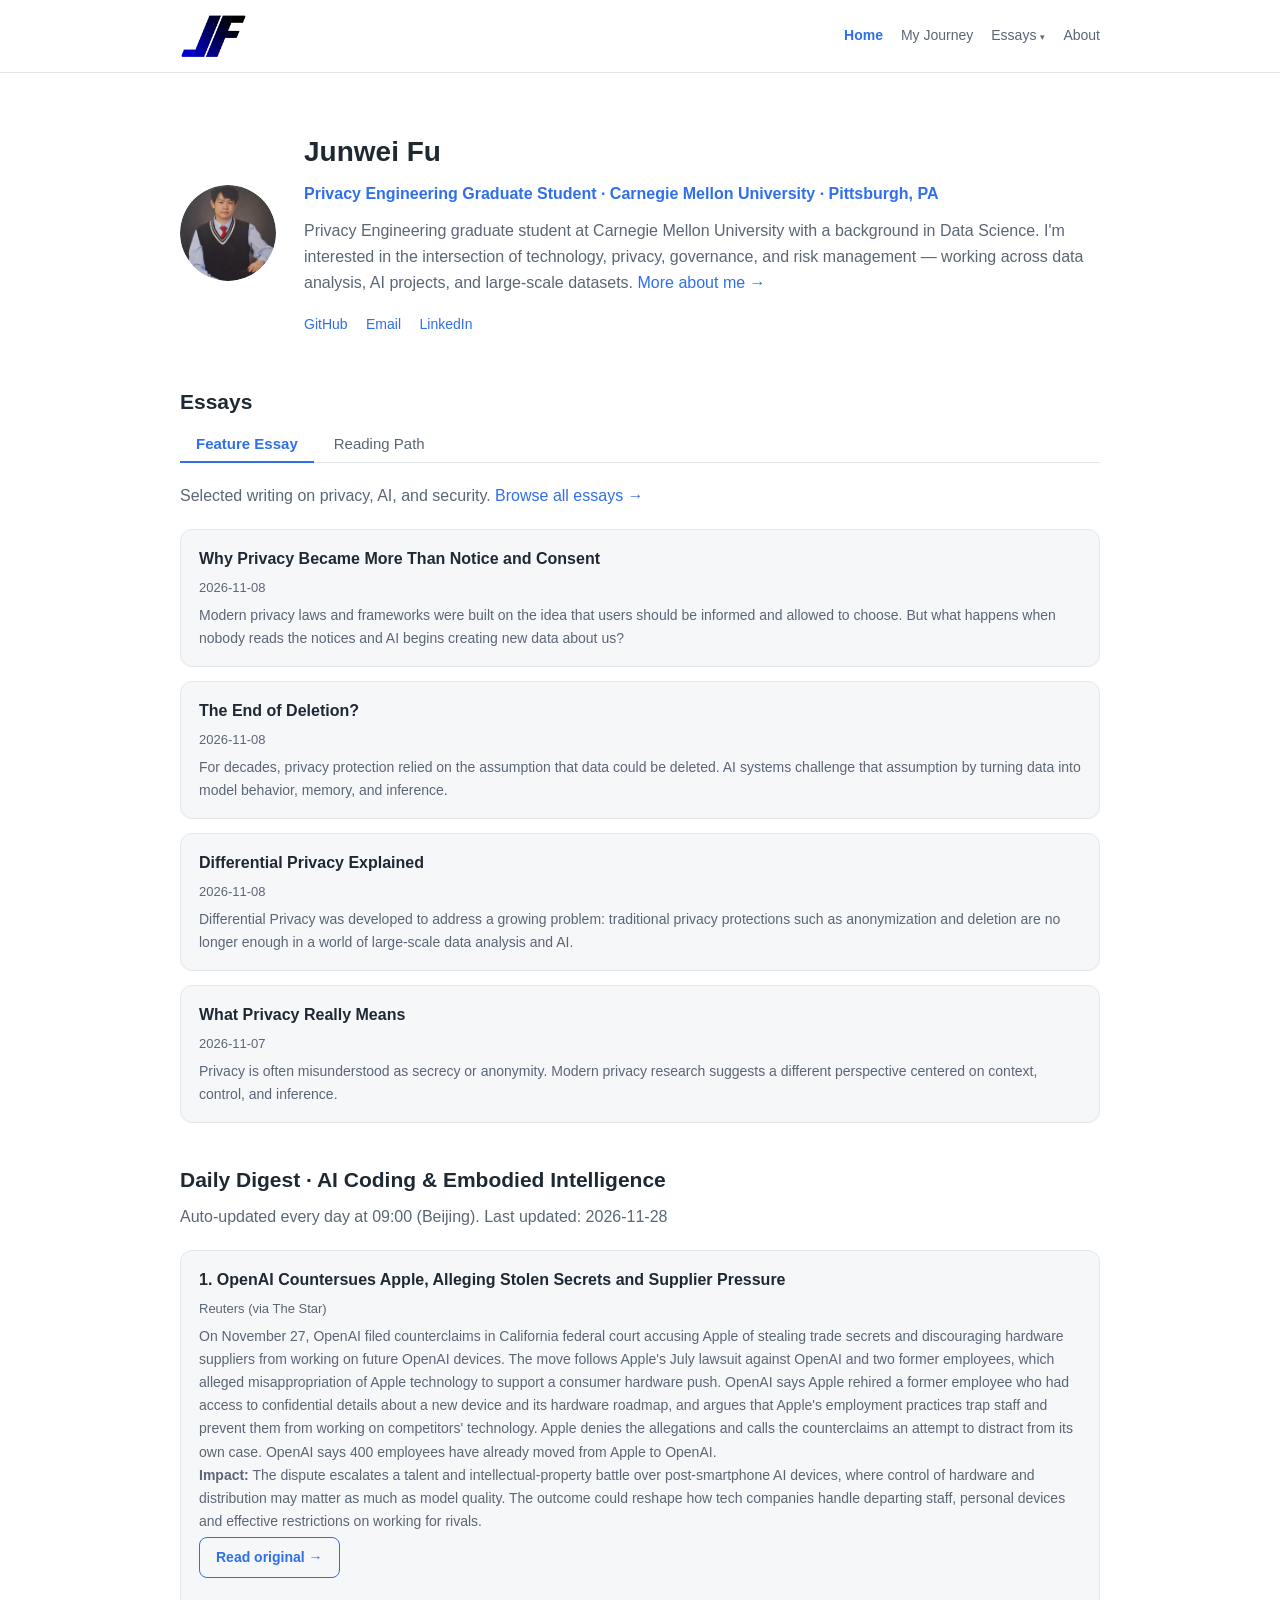
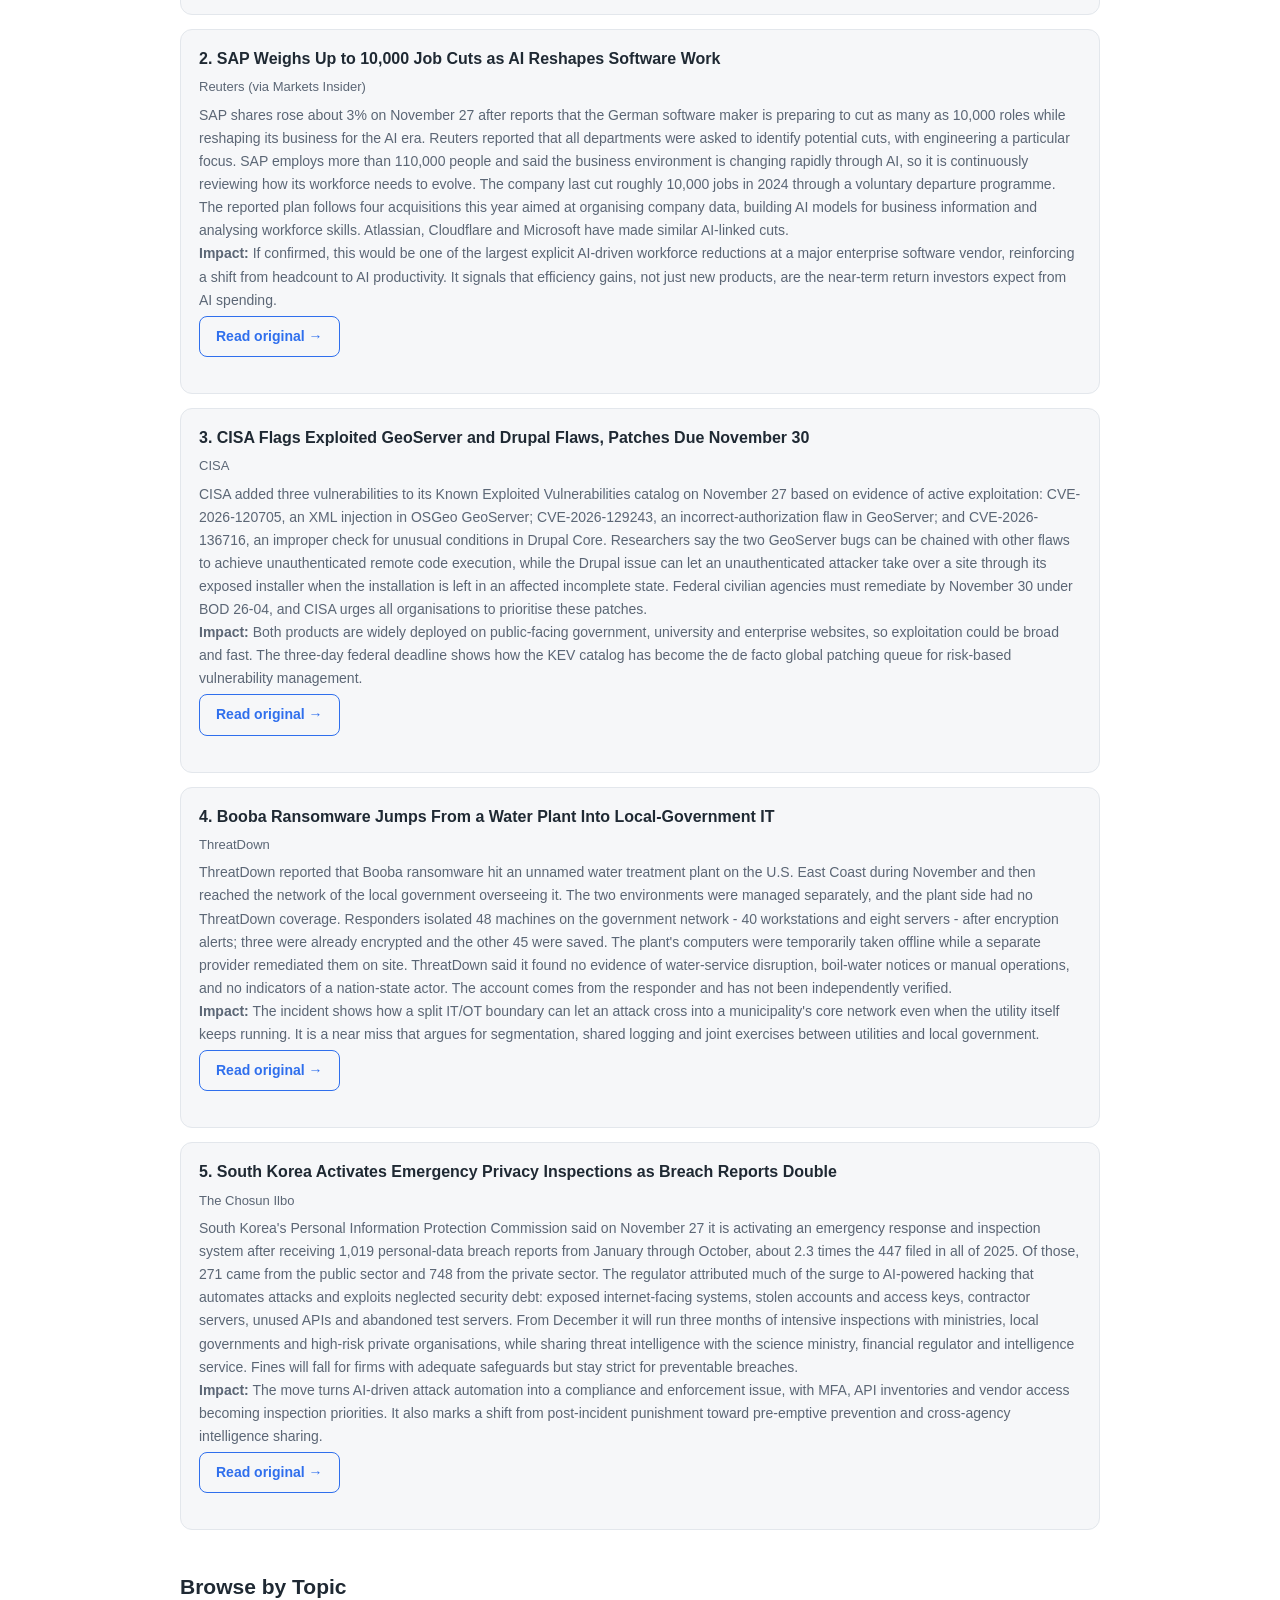
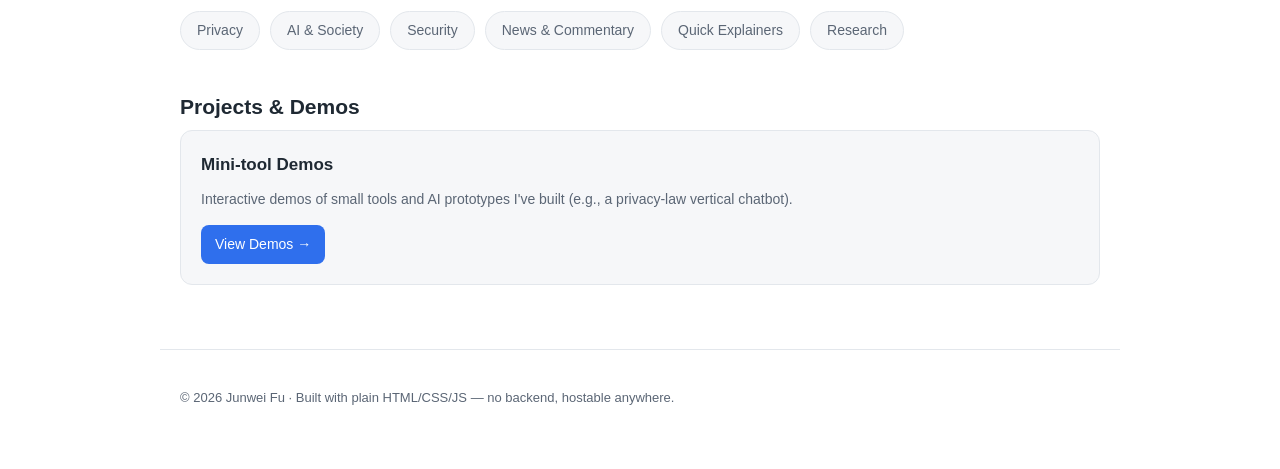
<file: index.html>
<!DOCTYPE html>
<html lang="en">
<head>
  <meta charset="UTF-8">
  <meta name="viewport" content="width=device-width, initial-scale=1.0">
  <title>Junwei Fu · Personal Site</title>
  <link rel="stylesheet" href="assets/css/style.css?v=2">
</head>
<body>
  <header class="nav">
    <div class="nav-inner">
      <a class="brand" href="index.html"><img src="assets/img/personal-logo.png" alt="Junwei Fu" class="brand-logo"></a>
      <nav class="links">
        <a href="index.html">Home</a>
        <a href="journey.html">My Journey</a>
        <div class="dropdown">
          <a href="articles.html" class="dropdown-toggle">Essays <span class="caret">&#9662;</span></a>
          <div class="dropdown-menu">
            <a href="articles.html">Featured Essays</a>
            <a href="articles.html?cat=privacy">Privacy</a>
            <a href="articles.html?cat=ai-society">AI &amp; Society</a>
            <a href="articles.html?cat=security">Security</a>
            <a href="articles.html?cat=news">News &amp; Commentary</a>
            <a href="articles.html?cat=explainers">Quick Explainers</a>
            <a href="articles.html?cat=research">Research</a>
          </div>
        </div>
        <a href="about.html">About</a>
      </nav>
    </div>
  </header>

  <main>
    <section class="hero">
      <div class="hero-card">
        <div class="avatar"><img src="assets/img/avatar.jpg" alt="Junwei Fu"></div>
        <div class="hero-text">
          <h1>Junwei Fu</h1>
          <p class="role">Privacy Engineering Graduate Student · Carnegie Mellon University · Pittsburgh, PA</p>
          <p class="bio">Privacy Engineering graduate student at Carnegie Mellon University with a background in Data Science. I'm interested in the intersection of technology, privacy, governance, and risk management — working across data analysis, AI projects, and large-scale datasets. <a href="about.html">More about me →</a></p>
          <div class="social">
            <a href="https://github.com/rfu1909829559-crypto" target="_blank" rel="noopener">GitHub</a>
            <a href="mailto:fu1909829559@gmail.com">Email</a>
            <a href="https://www.linkedin.com/in/junwei-fu-030557391/" target="_blank" rel="noopener">LinkedIn</a>
          </div>
        </div>
      </div>
    </section>

    <section class="section">
      <h2>Essays</h2>
      <div class="subtabs" role="tablist">
        <button class="subtab active" data-tab="feature" role="tab" aria-selected="true">Feature Essay</button>
        <button class="subtab" data-tab="path" role="tab" aria-selected="false">Reading Path</button>
      </div>
      <div id="tab-feature" class="subtab-panel">
        <p class="lead">Selected writing on privacy, AI, and security. <a href="articles.html">Browse all essays →</a></p>
        <div id="featured-preview" class="article-list"></div>
      </div>
      <div id="tab-path" class="subtab-panel" hidden>
        <p class="lead">Not sure where to start? These curated paths group essays by theme and guiding question. Expand a theme to see recommended reading — click any title to jump straight to that essay. <a href="articles.html">Browse all essays →</a></p>
        <div id="reading-path"></div>
      </div>
    </section>

    <section class="section" id="digest">
      <h2>Daily Digest · AI Coding &amp; Embodied Intelligence</h2>
      <p class="lead">Auto-updated every day at 09:00 (Beijing). <span id="digest-date"></span></p>
      <div id="digest-list" class="article-list"></div>
    </section>

    <section class="section">
      <h2>Browse by Topic</h2>
      <div class="topic-chips">
        <a class="chip" href="articles.html?cat=privacy">Privacy</a>
        <a class="chip" href="articles.html?cat=ai-society">AI &amp; Society</a>
        <a class="chip" href="articles.html?cat=security">Security</a>
        <a class="chip" href="articles.html?cat=news">News &amp; Commentary</a>
        <a class="chip" href="articles.html?cat=explainers">Quick Explainers</a>
        <a class="chip" href="articles.html?cat=research">Research</a>
      </div>
    </section>

    <section class="section">
      <h2>Projects &amp; Demos</h2>
      <div class="grid">
        <div class="card">
          <h3>Mini-tool Demos</h3>
          <p>Interactive demos of small tools and AI prototypes I've built (e.g., a privacy-law vertical chatbot).</p>
          <a class="btn" href="demos.html">View Demos →</a>
        </div>
      </div>
    </section>
  </main>

  <footer>
    <p>© <span id="year"></span> Junwei Fu · Built with plain HTML/CSS/JS — no backend, hostable anywhere.</p>
  </footer>
  <script src="assets/js/articles.js"></script>
  <script src="assets/js/main.js"></script>
</body>
</html>
</file>
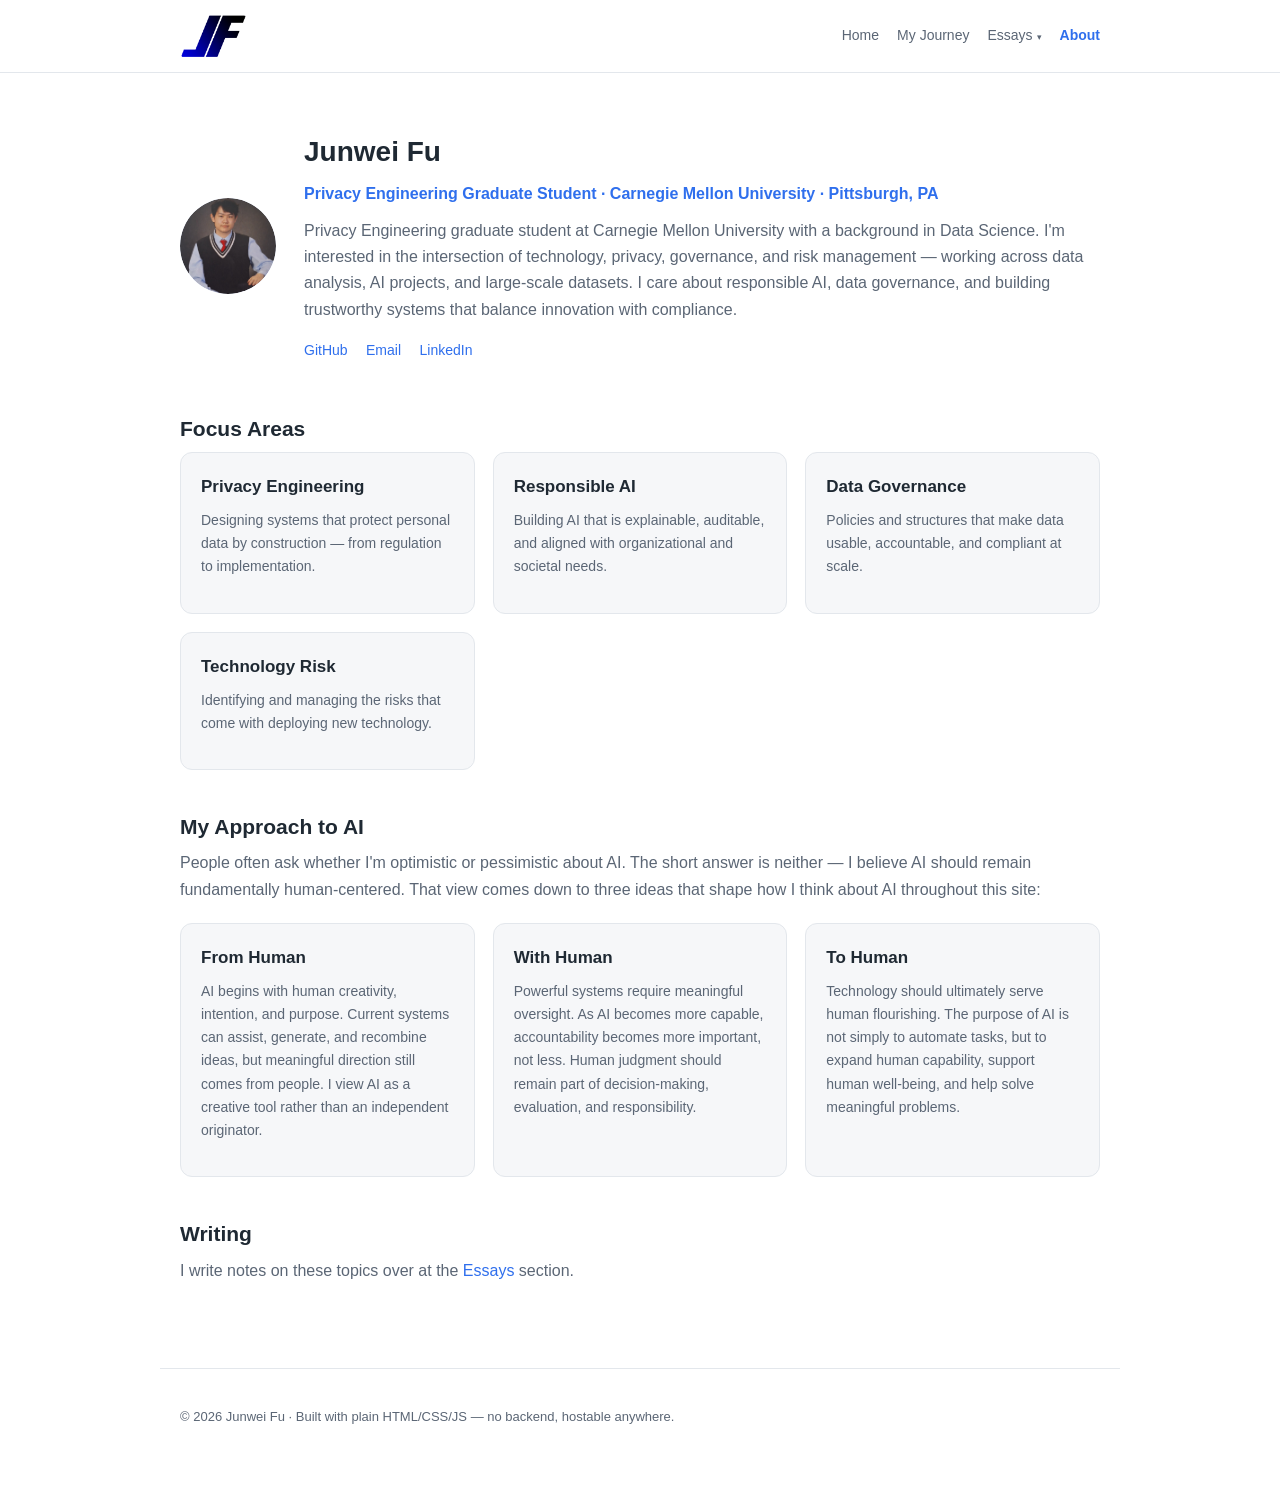
<file: about.html>
<!DOCTYPE html>
<html lang="en">
<head>
  <meta charset="UTF-8">
  <meta name="viewport" content="width=device-width, initial-scale=1.0">
  <title>About · Junwei Fu</title>
  <link rel="stylesheet" href="assets/css/style.css?v=2">
</head>
<body>
  <header class="nav">
    <div class="nav-inner">
      <a class="brand" href="index.html"><img src="assets/img/personal-logo.png" alt="Junwei Fu" class="brand-logo"></a>
      <nav class="links">
        <a href="index.html">Home</a>
        <a href="journey.html">My Journey</a>
        <div class="dropdown">
          <a href="articles.html" class="dropdown-toggle">Essays <span class="caret">&#9662;</span></a>
          <div class="dropdown-menu">
            <a href="articles.html">Featured Essays</a>
            <a href="articles.html?cat=privacy">Privacy</a>
            <a href="articles.html?cat=ai-society">AI &amp; Society</a>
            <a href="articles.html?cat=security">Security</a>
            <a href="articles.html?cat=news">News &amp; Commentary</a>
            <a href="articles.html?cat=explainers">Quick Explainers</a>
            <a href="articles.html?cat=research">Research</a>
          </div>
        </div>
        <a href="about.html">About</a>
      </nav>
    </div>
  </header>

  <main>
    <section class="hero">
      <div class="hero-card">
        <div class="avatar"><img src="assets/img/avatar.jpg" alt="Junwei Fu"></div>
        <div class="hero-text">
          <h1>Junwei Fu</h1>
          <p class="role">Privacy Engineering Graduate Student · Carnegie Mellon University · Pittsburgh, PA</p>
          <p class="bio">Privacy Engineering graduate student at Carnegie Mellon University with a background in Data Science. I'm interested in the intersection of technology, privacy, governance, and risk management — working across data analysis, AI projects, and large-scale datasets. I care about responsible AI, data governance, and building trustworthy systems that balance innovation with compliance.</p>
          <div class="social">
            <a href="https://github.com/rfu1909829559-crypto" target="_blank" rel="noopener">GitHub</a>
            <a href="mailto:fu1909829559@gmail.com">Email</a>
            <a href="https://www.linkedin.com/in/junwei-fu-030557391/" target="_blank" rel="noopener">LinkedIn</a>
          </div>
        </div>
      </div>
    </section>

    <section class="section">
      <h2>Focus Areas</h2>
      <div class="grid">
        <div class="card">
          <h3>Privacy Engineering</h3>
          <p>Designing systems that protect personal data by construction — from regulation to implementation.</p>
        </div>
        <div class="card">
          <h3>Responsible AI</h3>
          <p>Building AI that is explainable, auditable, and aligned with organizational and societal needs.</p>
        </div>
        <div class="card">
          <h3>Data Governance</h3>
          <p>Policies and structures that make data usable, accountable, and compliant at scale.</p>
        </div>
        <div class="card">
          <h3>Technology Risk</h3>
          <p>Identifying and managing the risks that come with deploying new technology.</p>
        </div>
      </div>
    </section>

    <section class="section">
      <h2>My Approach to AI</h2>
      <p class="lead">People often ask whether I'm optimistic or pessimistic about AI. The short answer is neither — I believe AI should remain fundamentally human-centered. That view comes down to three ideas that shape how I think about AI throughout this site:</p>
      <div class="grid">
        <div class="card">
          <h3>From Human</h3>
          <p>AI begins with human creativity, intention, and purpose. Current systems can assist, generate, and recombine ideas, but meaningful direction still comes from people. I view AI as a creative tool rather than an independent originator.</p>
        </div>
        <div class="card">
          <h3>With Human</h3>
          <p>Powerful systems require meaningful oversight. As AI becomes more capable, accountability becomes more important, not less. Human judgment should remain part of decision-making, evaluation, and responsibility.</p>
        </div>
        <div class="card">
          <h3>To Human</h3>
          <p>Technology should ultimately serve human flourishing. The purpose of AI is not simply to automate tasks, but to expand human capability, support human well-being, and help solve meaningful problems.</p>
        </div>
      </div>
    </section>

    <section class="section">
      <h2>Writing</h2>
      <p class="lead">I write notes on these topics over at the <a href="articles.html">Essays</a> section.</p>
    </section>
  </main>

  <footer>
    <p>© <span id="year"></span> Junwei Fu · Built with plain HTML/CSS/JS — no backend, hostable anywhere.</p>
  </footer>
  <script src="assets/js/main.js"></script>
</body>
</html>
</file>
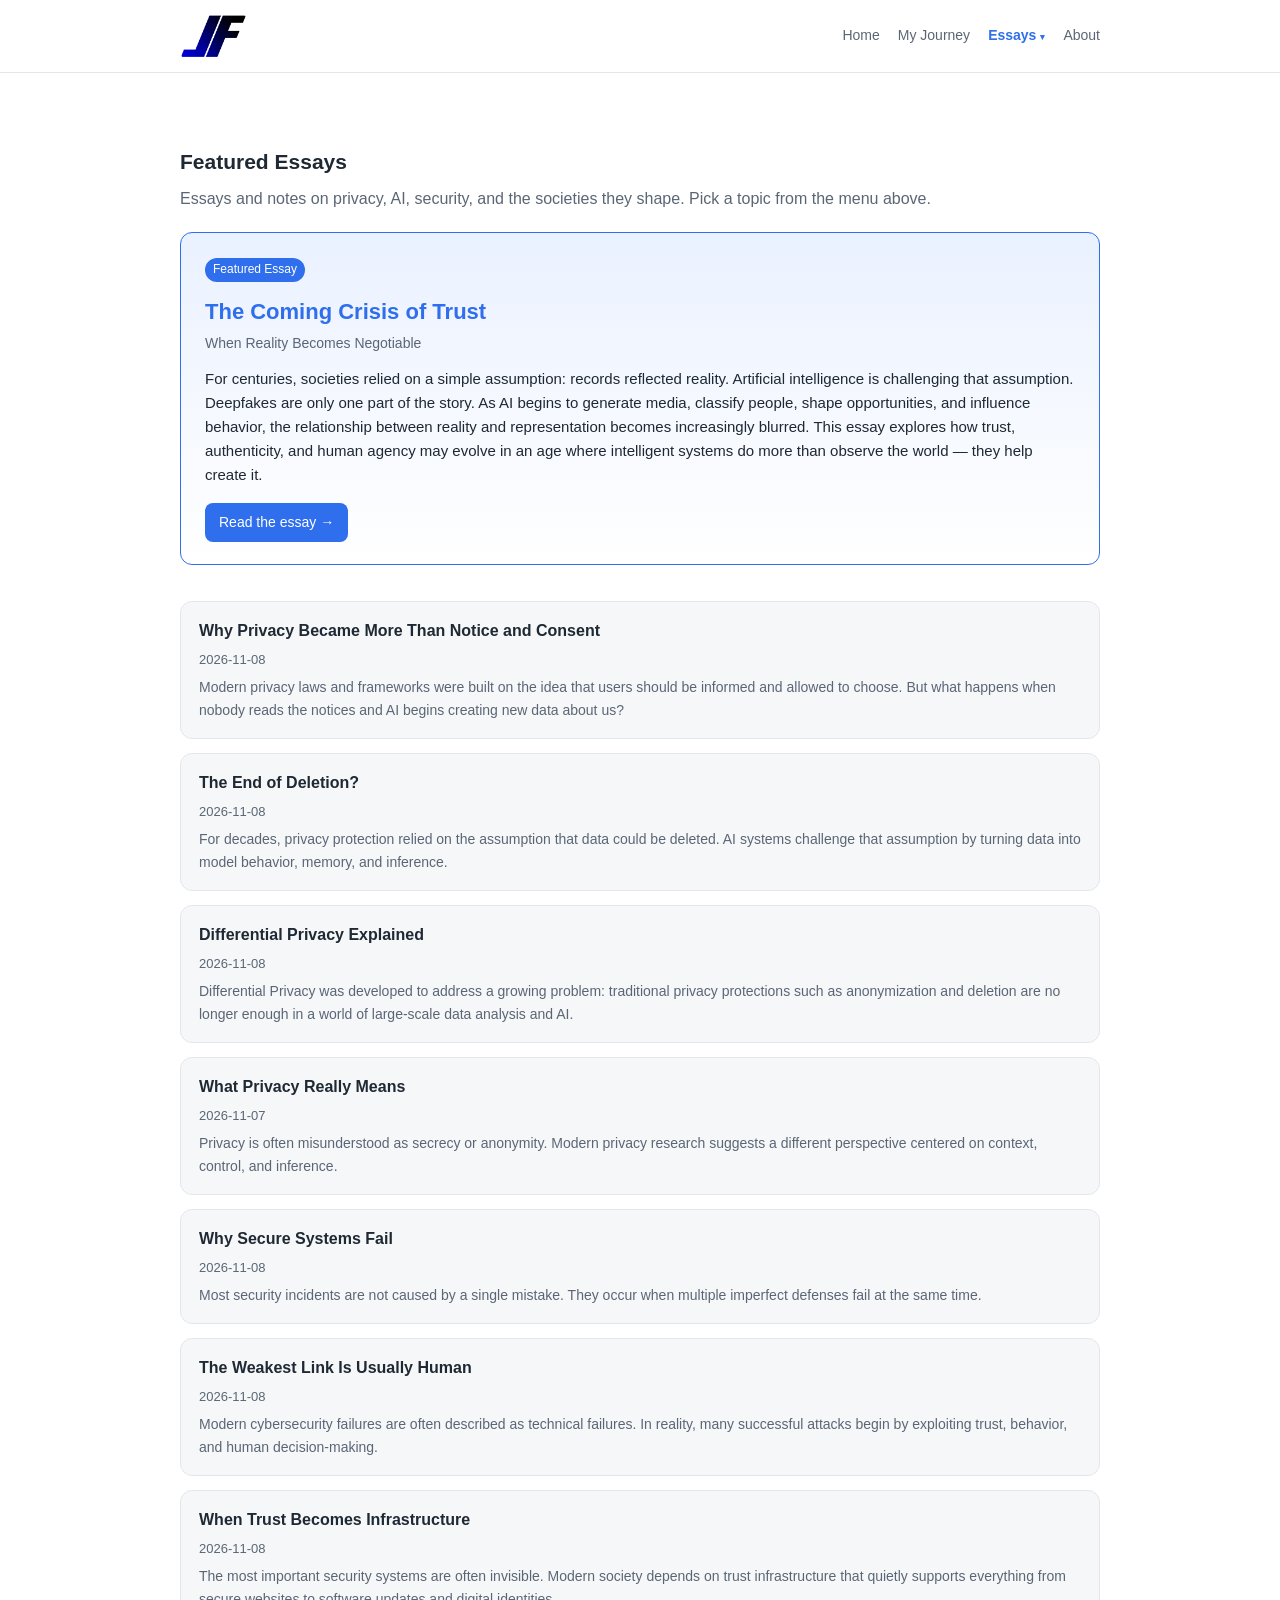
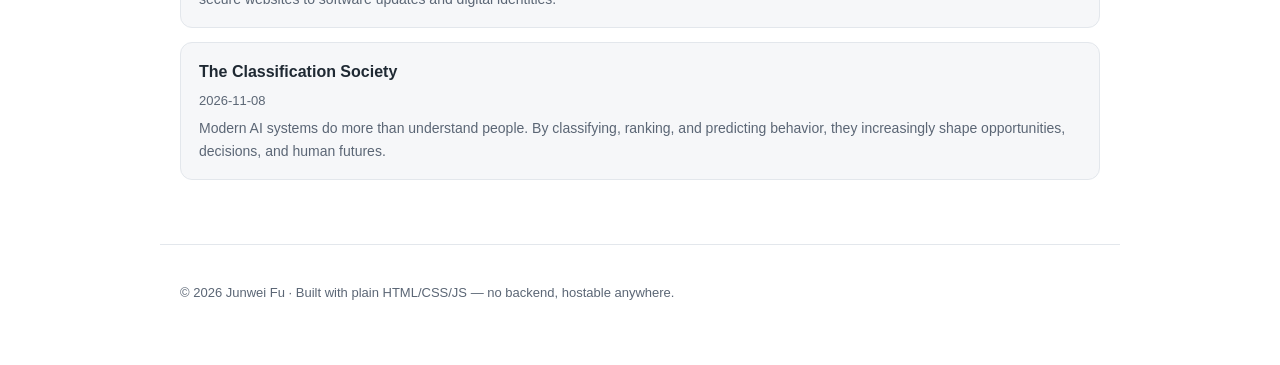
<file: articles.html>
<!DOCTYPE html>
<html lang="en">
<head>
  <meta charset="UTF-8">
  <meta name="viewport" content="width=device-width, initial-scale=1.0">
  <title>Essays · Junwei Fu</title>
  <link rel="stylesheet" href="assets/css/style.css?v=2">
</head>
<body>
  <header class="nav">
    <div class="nav-inner">
      <a class="brand" href="index.html"><img src="assets/img/personal-logo.png" alt="Junwei Fu" class="brand-logo"></a>
      <nav class="links">
        <a href="index.html">Home</a>
        <a href="journey.html">My Journey</a>
        <div class="dropdown">
          <a href="articles.html" class="dropdown-toggle">Essays <span class="caret">&#9662;</span></a>
          <div class="dropdown-menu">
            <a href="articles.html">Featured Essays</a>
            <a href="articles.html?cat=privacy">Privacy</a>
            <a href="articles.html?cat=ai-society">AI &amp; Society</a>
            <a href="articles.html?cat=security">Security</a>
            <a href="articles.html?cat=news">News &amp; Commentary</a>
            <a href="articles.html?cat=explainers">Quick Explainers</a>
            <a href="articles.html?cat=research">Research</a>
          </div>
        </div>
        <a href="about.html">About</a>
      </nav>
    </div>
  </header>

  <main>
    <section class="section">
      <h2 id="category-title">Featured Essays</h2>
      <p class="lead">Essays and notes on privacy, AI, security, and the societies they shape. Pick a topic from the menu above.</p>

      <!-- List view: rendered by assets/js/articles.js -->
      <div id="article-list" class="article-list"></div>

      <!-- Detail view: shown after clicking an article -->
      <article id="article-detail" class="article-detail" hidden></article>
    </section>
  </main>

  <footer>
    <p>© <span id="year"></span> Junwei Fu · Built with plain HTML/CSS/JS — no backend, hostable anywhere.</p>
  </footer>
  <!-- Local markdown parser (vendored, works offline) -->
  <script src="assets/js/marked.min.js"></script>
  <script src="assets/js/articles.js"></script>
  <script src="assets/js/main.js"></script>
</body>
</html>
</file>
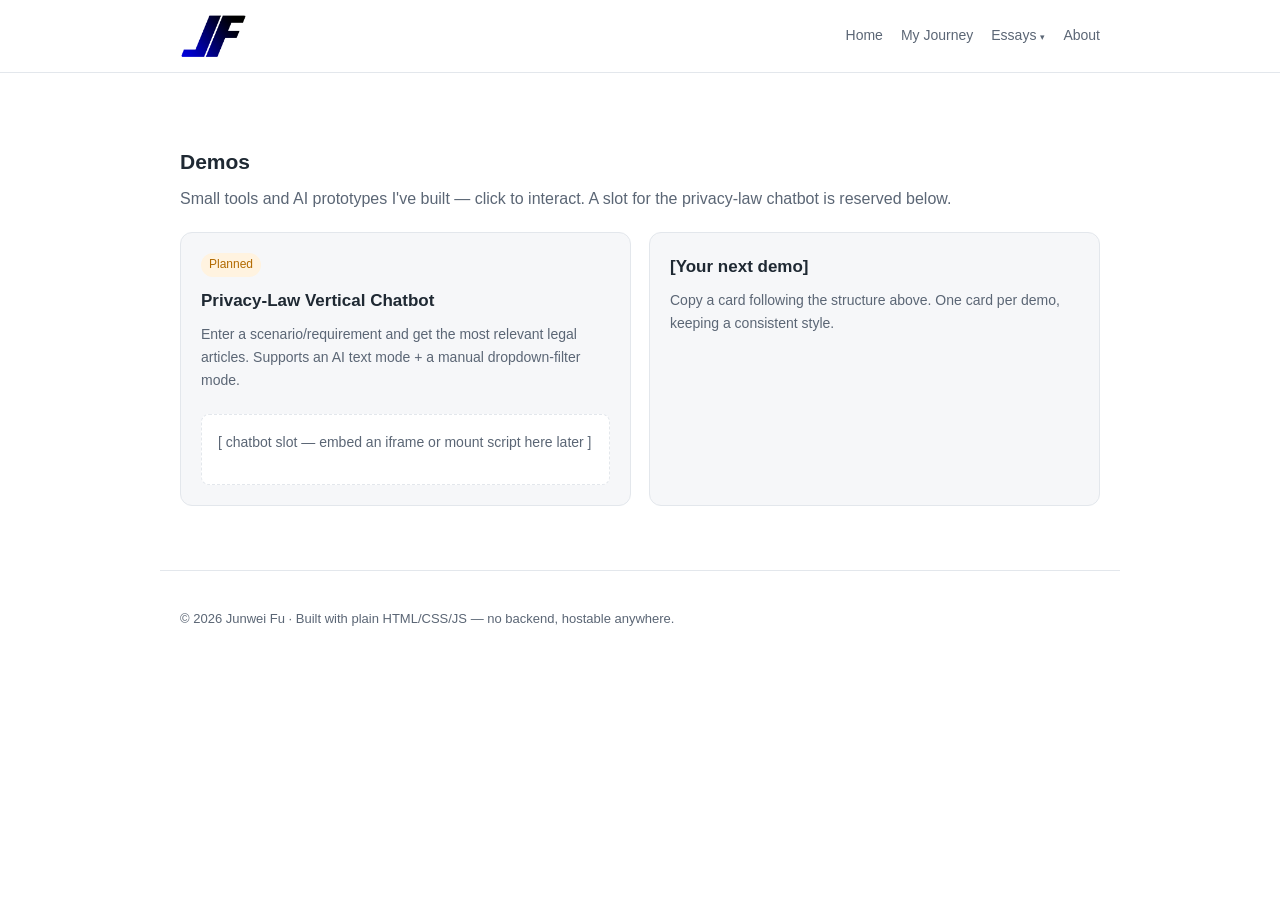
<file: demos.html>
<!DOCTYPE html>
<html lang="en">
<head>
  <meta charset="UTF-8">
  <meta name="viewport" content="width=device-width, initial-scale=1.0">
  <title>Demos · Junwei Fu</title>
  <link rel="stylesheet" href="assets/css/style.css?v=2">
</head>
<body>
  <header class="nav">
    <div class="nav-inner">
      <a class="brand" href="index.html"><img src="assets/img/personal-logo.png" alt="Junwei Fu" class="brand-logo"></a>
      <nav class="links">
        <a href="index.html">Home</a>
        <a href="journey.html">My Journey</a>
        <div class="dropdown">
          <a href="articles.html" class="dropdown-toggle">Essays <span class="caret">&#9662;</span></a>
          <div class="dropdown-menu">
            <a href="articles.html">Featured Essays</a>
            <a href="articles.html?cat=privacy">Privacy</a>
            <a href="articles.html?cat=ai-society">AI &amp; Society</a>
            <a href="articles.html?cat=security">Security</a>
            <a href="articles.html?cat=news">News &amp; Commentary</a>
            <a href="articles.html?cat=explainers">Quick Explainers</a>
            <a href="articles.html?cat=research">Research</a>
          </div>
        </div>
        <a href="about.html">About</a>
      </nav>
    </div>
  </header>

  <main>
    <section class="section">
      <h2>Demos</h2>
      <p class="lead">Small tools and AI prototypes I've built — click to interact. A slot for the privacy-law chatbot is reserved below.</p>
      <div class="grid">

        <!-- Integration point: drop the chatbot's iframe or mount script into #chatbot-mount inside this card -->
        <div class="card demo-card">
          <span class="badge planned">Planned</span>
          <h3>Privacy-Law Vertical Chatbot</h3>
          <p>Enter a scenario/requirement and get the most relevant legal articles. Supports an AI text mode + a manual dropdown-filter mode.</p>
          <div id="chatbot-mount" class="chatbot-mount">
            <p class="placeholder">[ chatbot slot — embed an iframe or mount script here later ]</p>
          </div>
        </div>

        <div class="card">
          <h3>[Your next demo]</h3>
          <p>Copy a card following the structure above. One card per demo, keeping a consistent style.</p>
        </div>

      </div>
    </section>
  </main>

  <footer>
    <p>© <span id="year"></span> Junwei Fu · Built with plain HTML/CSS/JS — no backend, hostable anywhere.</p>
  </footer>
  <script src="assets/js/main.js"></script>
</body>
</html>
</file>
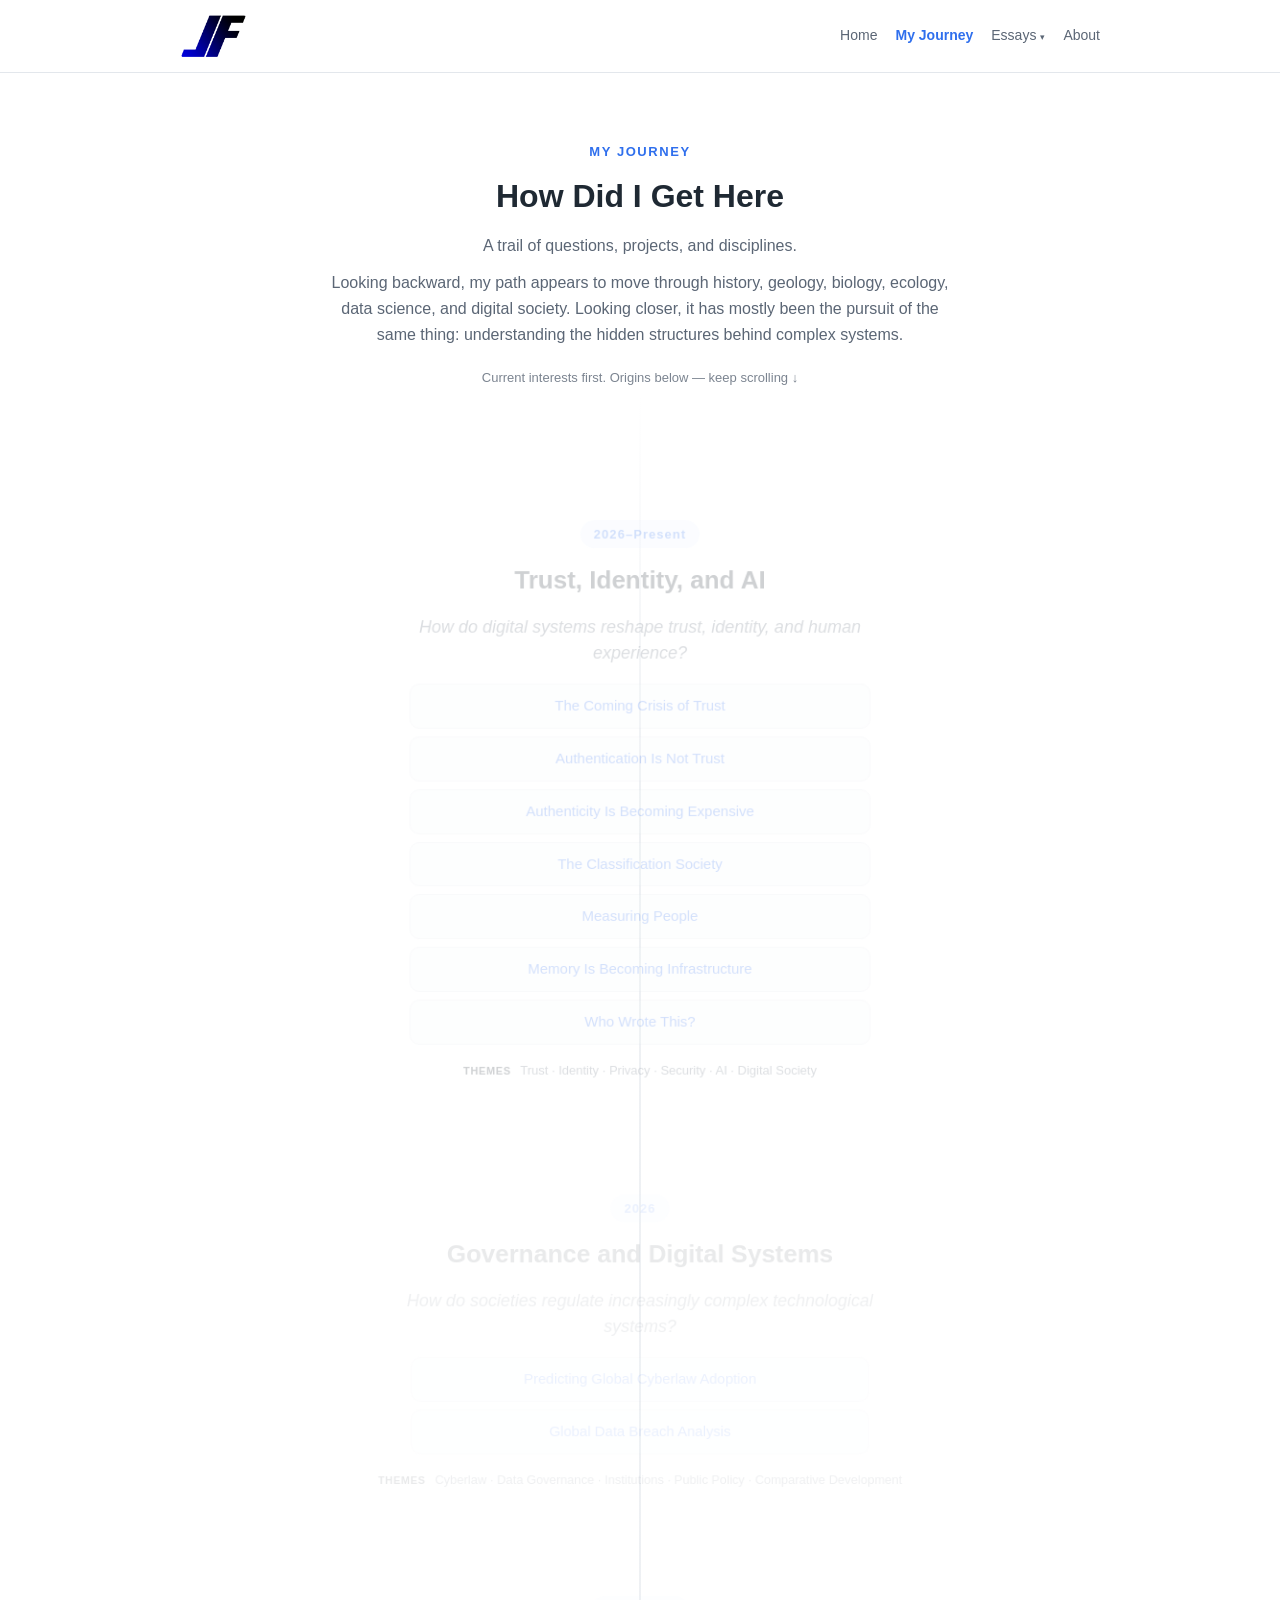
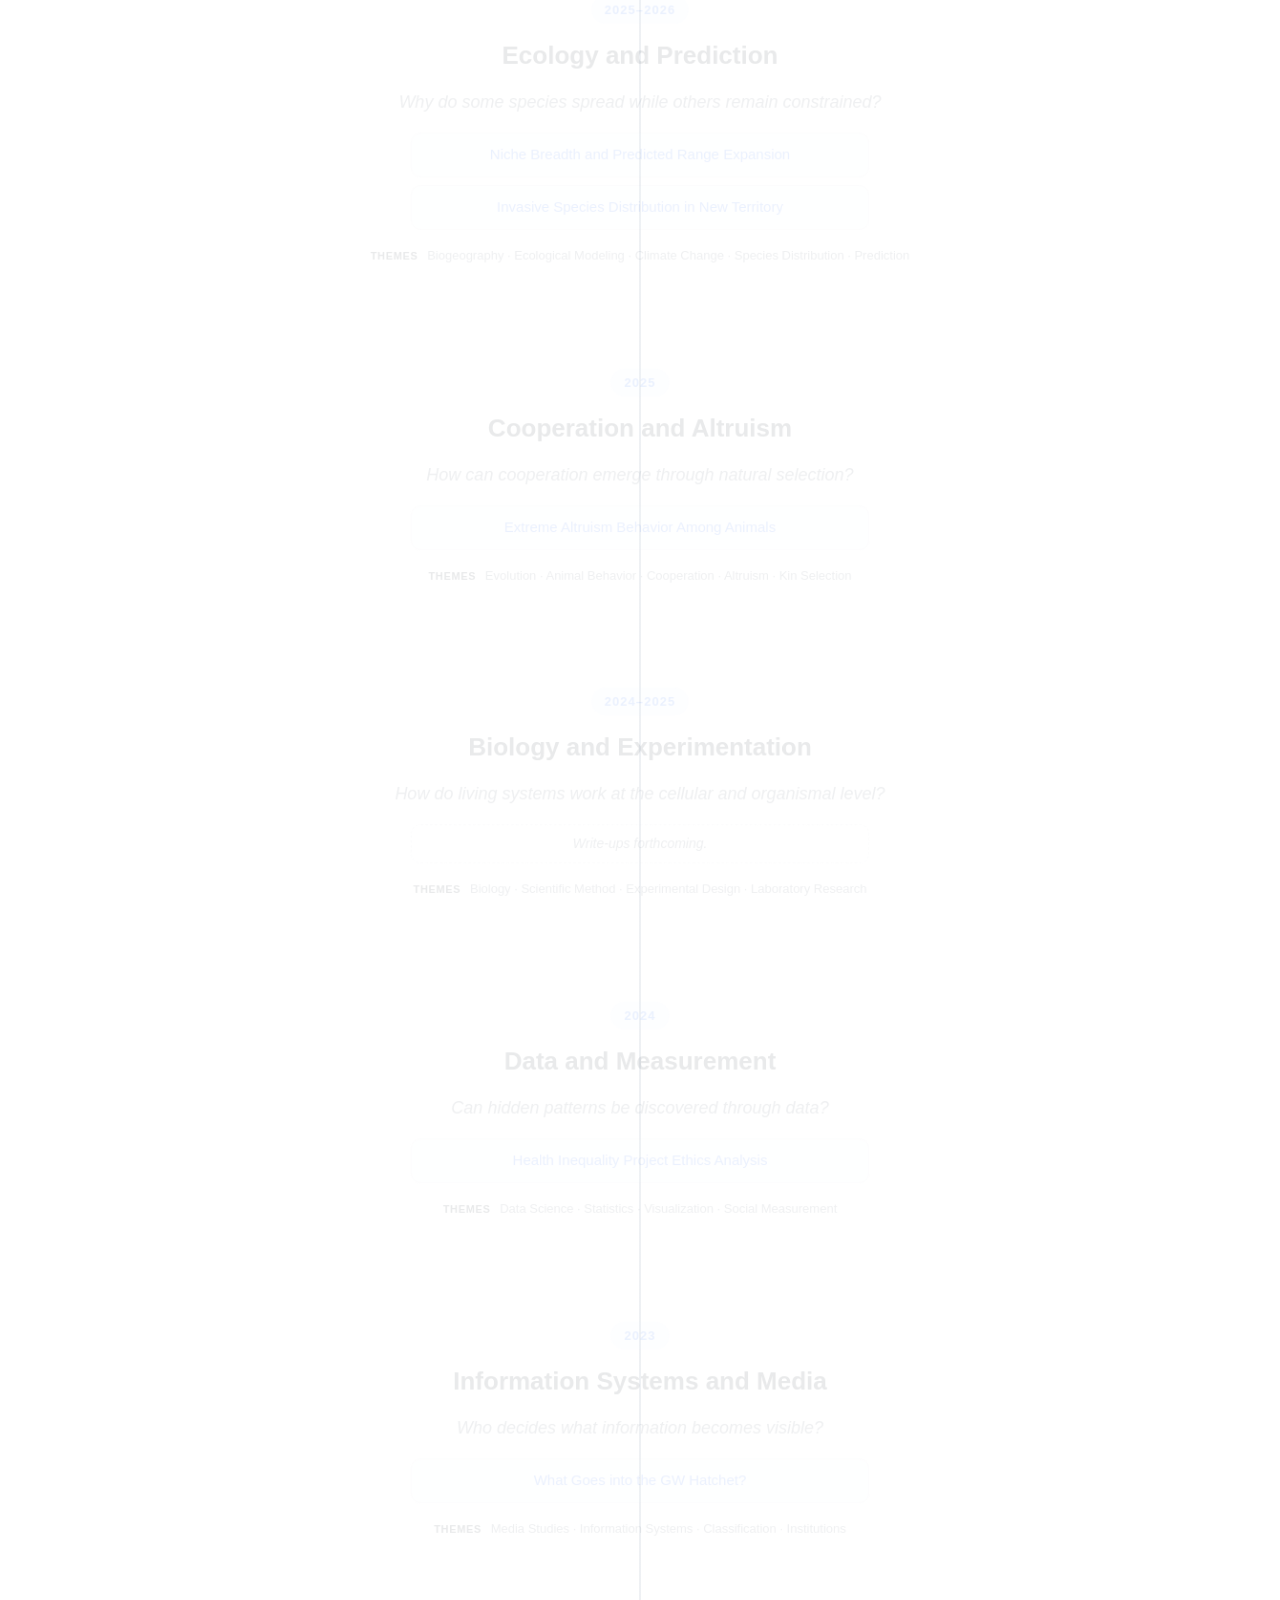
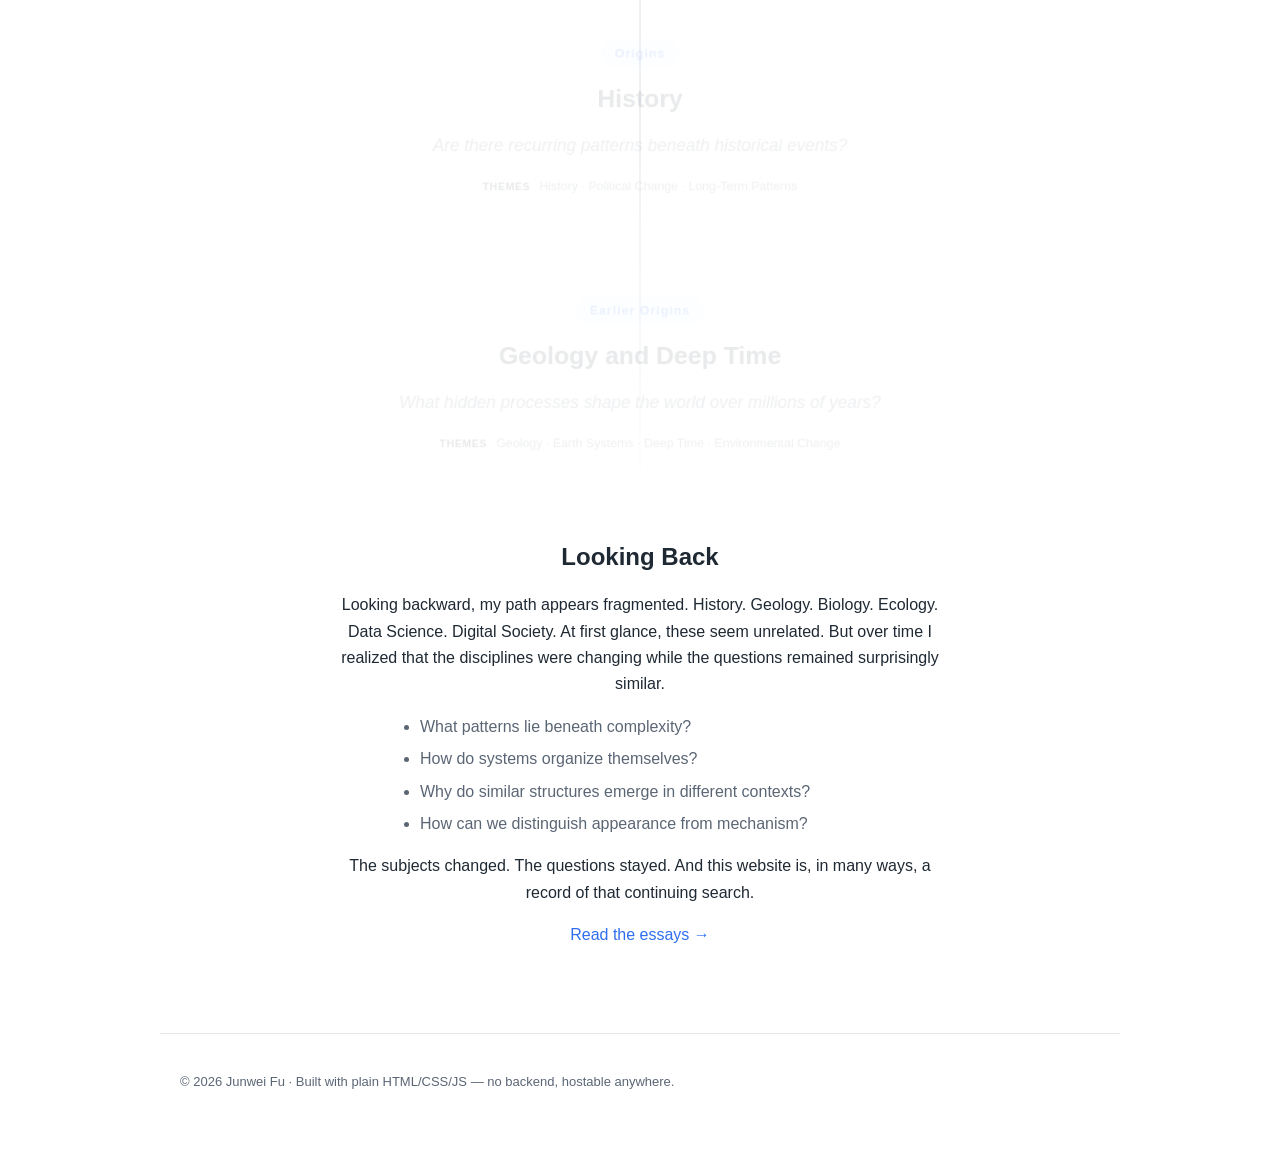
<file: journey.html>
<!DOCTYPE html>
<html lang="en">
<head>
  <meta charset="UTF-8">
  <meta name="viewport" content="width=device-width, initial-scale=1.0">
  <title>My Journey · Junwei Fu</title>
  <link rel="stylesheet" href="assets/css/style.css?v=2">
</head>
<body>
  <header class="nav">
    <div class="nav-inner">
      <a class="brand" href="index.html"><img src="assets/img/personal-logo.png" alt="Junwei Fu" class="brand-logo"></a>
      <nav class="links">
        <a href="index.html">Home</a>
        <a href="journey.html">My Journey</a>
        <div class="dropdown">
          <a href="articles.html" class="dropdown-toggle">Essays <span class="caret">&#9662;</span></a>
          <div class="dropdown-menu">
            <a href="articles.html">Featured Essays</a>
            <a href="articles.html?cat=privacy">Privacy</a>
            <a href="articles.html?cat=ai-society">AI &amp; Society</a>
            <a href="articles.html?cat=security">Security</a>
            <a href="articles.html?cat=news">News &amp; Commentary</a>
            <a href="articles.html?cat=explainers">Quick Explainers</a>
            <a href="articles.html?cat=research">Research</a>
          </div>
        </div>
        <a href="about.html">About</a>
      </nav>
    </div>
  </header>

  <main>
    <section class="journey-intro">
      <div class="kicker">My Journey</div>
      <h1>How Did I Get Here</h1>
      <p class="lead">A trail of questions, projects, and disciplines.</p>
      <p>Looking backward, my path appears to move through history, geology, biology, ecology, data science, and digital society. Looking closer, it has mostly been the pursuit of the same thing: understanding the hidden structures behind complex systems.</p>
      <p class="scroll-hint">Current interests first. Origins below — keep scrolling ↓</p>
    </section>

    <div class="journey">

      <section class="journey-step">
        <div class="step-era">2026–Present</div>
        <h2 class="step-title">Trust, Identity, and AI</h2>
        <blockquote class="step-question">How do digital systems reshape trust, identity, and human experience?</blockquote>
        <ul class="step-links">
          <li><a href="articles.html">The Coming Crisis of Trust</a></li>
          <li><a href="articles.html">Authentication Is Not Trust</a></li>
          <li><a href="articles.html">Authenticity Is Becoming Expensive</a></li>
          <li><a href="articles.html">The Classification Society</a></li>
          <li><a href="articles.html">Measuring People</a></li>
          <li><a href="articles.html">Memory Is Becoming Infrastructure</a></li>
          <li><a href="articles.html">Who Wrote This?</a></li>
        </ul>
        <p class="step-themes"><span>Themes</span> Trust · Identity · Privacy · Security · AI · Digital Society</p>
      </section>

      <section class="journey-step">
        <div class="step-era">2026</div>
        <h2 class="step-title">Governance and Digital Systems</h2>
        <blockquote class="step-question">How do societies regulate increasingly complex technological systems?</blockquote>
        <ul class="step-links">
          <li><a href="articles.html?id=cyberlaw-adoption">Predicting Global Cyberlaw Adoption</a></li>
          <li><a href="articles.html?id=data-breach-analysis">Global Data Breach Analysis</a></li>
        </ul>
        <p class="step-themes"><span>Themes</span> Cyberlaw · Data Governance · Institutions · Public Policy · Comparative Development</p>
      </section>

      <section class="journey-step">
        <div class="step-era">2025–2026</div>
        <h2 class="step-title">Ecology and Prediction</h2>
        <blockquote class="step-question">Why do some species spread while others remain constrained?</blockquote>
        <ul class="step-links">
          <li><a href="articles.html?id=niche-breadth-range-expansion">Niche Breadth and Predicted Range Expansion</a></li>
          <li><a href="articles.html?id=invasive-species-distribution">Invasive Species Distribution in New Territory</a></li>
        </ul>
        <p class="step-themes"><span>Themes</span> Biogeography · Ecological Modeling · Climate Change · Species Distribution · Prediction</p>
      </section>

      <section class="journey-step">
        <div class="step-era">2025</div>
        <h2 class="step-title">Cooperation and Altruism</h2>
        <blockquote class="step-question">How can cooperation emerge through natural selection?</blockquote>
        <ul class="step-links">
          <li><a href="articles.html?id=extreme-altruism-animals">Extreme Altruism Behavior Among Animals</a></li>
        </ul>
        <p class="step-themes"><span>Themes</span> Evolution · Animal Behavior · Cooperation · Altruism · Kin Selection</p>
      </section>

      <section class="journey-step">
        <div class="step-era">2024–2025</div>
        <h2 class="step-title">Biology and Experimentation</h2>
        <blockquote class="step-question">How do living systems work at the cellular and organismal level?</blockquote>
        <ul class="step-links">
          <li class="journey-note">Write-ups forthcoming.</li>
        </ul>
        <p class="step-themes"><span>Themes</span> Biology · Scientific Method · Experimental Design · Laboratory Research</p>
      </section>

      <section class="journey-step">
        <div class="step-era">2024</div>
        <h2 class="step-title">Data and Measurement</h2>
        <blockquote class="step-question">Can hidden patterns be discovered through data?</blockquote>
        <ul class="step-links">
          <li><a href="articles.html?id=health-inequality-ethics">Health Inequality Project Ethics Analysis</a></li>
        </ul>
        <p class="step-themes"><span>Themes</span> Data Science · Statistics · Visualization · Social Measurement</p>
      </section>

      <section class="journey-step">
        <div class="step-era">2023</div>
        <h2 class="step-title">Information Systems and Media</h2>
        <blockquote class="step-question">Who decides what information becomes visible?</blockquote>
        <ul class="step-links">
          <li><a href="articles.html?id=what-goes-into-gw-hatchet">What Goes into the GW Hatchet?</a></li>
        </ul>
        <p class="step-themes"><span>Themes</span> Media Studies · Information Systems · Classification · Institutions</p>
      </section>

      <section class="journey-step">
        <div class="step-era">Origins</div>
        <h2 class="step-title">History</h2>
        <blockquote class="step-question">Are there recurring patterns beneath historical events?</blockquote>
        <p class="step-themes"><span>Themes</span> History · Political Change · Long-Term Patterns</p>
      </section>

      <section class="journey-step">
        <div class="step-era">Earlier Origins</div>
        <h2 class="step-title">Geology and Deep Time</h2>
        <blockquote class="step-question">What hidden processes shape the world over millions of years?</blockquote>
        <p class="step-themes"><span>Themes</span> Geology · Earth Systems · Deep Time · Environmental Change</p>
      </section>

    </div>

    <section class="journey-outro">
      <h2>Looking Back</h2>
      <p>Looking backward, my path appears fragmented. History. Geology. Biology. Ecology. Data Science. Digital Society. At first glance, these seem unrelated. But over time I realized that the disciplines were changing while the questions remained surprisingly similar.</p>
      <ul>
        <li>What patterns lie beneath complexity?</li>
        <li>How do systems organize themselves?</li>
        <li>Why do similar structures emerge in different contexts?</li>
        <li>How can we distinguish appearance from mechanism?</li>
      </ul>
      <p>The subjects changed. The questions stayed. And this website is, in many ways, a record of that continuing search.</p>
      <p class="lead"><a href="articles.html">Read the essays →</a></p>
    </section>
  </main>

  <footer>
    <p>© <span id="year"></span> Junwei Fu · Built with plain HTML/CSS/JS — no backend, hostable anywhere.</p>
  </footer>

  <script src="assets/js/main.js"></script>
  <script>
  // Scroll-driven "appear then disappear" effect for the journey timeline.
  // Each step brightens as it nears the viewport center and fades as it leaves,
  // so the reader moves through the story one beat at a time.
  (function () {
    var steps = Array.prototype.slice.call(document.querySelectorAll('.journey-step'));
    if (!steps.length) return;
    var ticking = false;

    function update() {
      var vh = window.innerHeight;
      var mid = vh / 2;
      var max = vh * 0.5; // distance at which a step is fully faded
      steps.forEach(function (s) {
        var r = s.getBoundingClientRect();
        var center = r.top + r.height / 2;
        var dist = Math.abs(center - mid);
        var op = 1 - dist / max;
        op = Math.max(0.1, Math.min(1, op));
        s.style.opacity = op;
        var ty = (1 - op) * 34;            // drift down as it fades
        var sc = 0.95 + 0.05 * op;         // slight scale for depth
        s.style.transform = 'translateY(' + ty + 'px) scale(' + sc + ')';
      });
      ticking = false;
    }

    function onScroll() {
      if (!ticking) {
        ticking = true;
        window.requestAnimationFrame(update);
      }
    }

    window.addEventListener('scroll', onScroll, { passive: true });
    window.addEventListener('resize', onScroll);
    update(); // set initial state
  })();
  </script>
</body>
</html>
</file>
<file: assets/css/style.css>
:root {
  --bg: #ffffff;
  --bg-soft: #f6f7f9;
  --text: #1f2933;
  --muted: #5b6675;
  --border: #e3e7ec;
  --accent: #2f6fed;
  --accent-soft: #eaf1ff;
  --radius: 12px;
  --maxw: 960px;
}

* { box-sizing: border-box; }

body {
  margin: 0;
  font-family: -apple-system, BlinkMacSystemFont, "Segoe UI", "Microsoft YaHei", Roboto, Helvetica, Arial, sans-serif;
  color: var(--text);
  background: var(--bg);
  line-height: 1.65;
}

a { color: var(--accent); text-decoration: none; }

.nav {
  position: sticky;
  top: 0;
  z-index: 10;
  background: rgba(255, 255, 255, 0.85);
  backdrop-filter: saturate(180%) blur(8px);
  border-bottom: 1px solid var(--border);
}
.nav-inner {
  max-width: var(--maxw);
  margin: 0 auto;
  padding: 14px 20px;
  display: flex;
  align-items: center;
  justify-content: space-between;
}
.brand { font-weight: 700; font-size: 17px; color: var(--text); display: flex; align-items: center; }
.brand-logo { height: 44px; width: auto; display: block; border-radius: 6px; object-fit: contain; }
.links { display: flex; flex-wrap: wrap; gap: 4px 18px; align-items: center; }
.links a { color: var(--muted); font-size: 14px; }
.links a:hover { color: var(--accent); }

/* Hover/focus dropdown for the "Essays" menu — declutters the header */
.dropdown { position: relative; display: inline-flex; }
.dropdown-toggle { display: inline-flex; align-items: center; gap: 4px; }
.caret { font-size: 9px; line-height: 1; transform: translateY(1px); transition: transform .16s ease; }
.dropdown:hover .caret,
.dropdown:focus-within .caret { transform: translateY(1px) rotate(180deg); }
.dropdown-menu {
  position: absolute;
  top: calc(100% + 8px);
  left: 0;
  min-width: 190px;
  background: #fff;
  border: 1px solid var(--border);
  border-radius: 10px;
  box-shadow: 0 10px 30px rgba(20, 30, 50, .12);
  padding: 6px;
  display: flex;
  flex-direction: column;
  opacity: 0;
  visibility: hidden;
  transform: translateY(-6px);
  transition: opacity .16s ease, transform .16s ease, visibility .16s;
  z-index: 20;
}
.dropdown:hover .dropdown-menu,
.dropdown:focus-within .dropdown-menu {
  opacity: 1;
  visibility: visible;
  transform: translateY(0);
}
.dropdown-menu a {
  padding: 9px 12px;
  border-radius: 7px;
  font-size: 14px;
  color: var(--text);
  white-space: nowrap;
}
.dropdown-menu a:hover { background: var(--accent-soft); color: var(--accent); }

main { max-width: var(--maxw); margin: 0 auto; padding: 32px 20px 64px; }

.hero { padding: 24px 0 8px; }
.hero-card { display: flex; gap: 28px; align-items: center; flex-wrap: wrap; }
.avatar {
  width: 96px; height: 96px; border-radius: 50%;
  background: var(--accent-soft); color: var(--accent);
  display: flex; align-items: center; justify-content: center;
  font-size: 28px; font-weight: 600; flex: 0 0 auto; overflow: hidden;
}
.avatar img { width: 100%; height: 100%; border-radius: 50%; object-fit: cover; display: block; }
.hero-text { flex: 1 1 320px; }
.hero-text h1 { margin: 0 0 6px; font-size: 28px; }
.role { margin: 0 0 10px; color: var(--accent); font-weight: 600; }
.bio { margin: 0 0 14px; color: var(--muted); }
.social a { margin-right: 14px; font-size: 14px; }

.section { margin-top: 40px; }
.section h2 { font-size: 21px; margin: 0 0 6px; }
.lead { color: var(--muted); margin: 0 0 20px; }

.grid {
  display: grid;
  grid-template-columns: repeat(auto-fit, minmax(240px, 1fr));
  gap: 18px;
}
.card {
  border: 1px solid var(--border);
  border-radius: var(--radius);
  padding: 20px;
  background: var(--bg-soft);
  display: flex;
  flex-direction: column;
}
.card h3 { margin: 0 0 8px; font-size: 17px; }
.card p { margin: 0 0 14px; color: var(--muted); font-size: 14px; flex: 1; }
.btn {
  display: inline-block; align-self: flex-start;
  background: var(--accent); color: #fff;
  padding: 8px 14px; border-radius: 8px; font-size: 14px;
}
.btn:hover { opacity: 0.9; }

.badge {
  display: inline-block; font-size: 12px; padding: 2px 8px;
  border-radius: 999px; background: #fff3e0; color: #b26a00;
  margin-bottom: 10px; align-self: flex-start;
}
.chatbot-mount {
  margin-top: 8px; border: 1px dashed var(--border); border-radius: 8px;
  padding: 16px; background: #fff; color: var(--muted); font-size: 13px;
}
.placeholder { margin: 0; }

.article-list { display: flex; flex-direction: column; gap: 14px; }
.article-item {
  border: 1px solid var(--border); border-radius: var(--radius);
  padding: 16px 18px; background: var(--bg-soft); cursor: pointer;
}
.article-item:hover { border-color: var(--accent); }
.article-item h3 { margin: 0 0 4px; font-size: 16px; }
.article-item .meta { color: var(--muted); font-size: 13px; margin: 0 0 6px; }
.article-item .excerpt { color: var(--muted); font-size: 14px; margin: 0; }

/* Featured Essays tab: the single flagship essay promoted as a hero card */
.featured-hero {
  border: 1px solid var(--accent); border-radius: var(--radius);
  padding: 22px 24px; background: linear-gradient(180deg, var(--accent-soft), #fff);
  margin-bottom: 22px;
}
.featured-hero h2 { margin: 4px 0 2px; font-size: 22px; color: var(--accent); }
.featured-hero .hero-subtitle { color: var(--muted); font-size: 14px; margin: 0 0 12px; }
.featured-hero .hero-blurb { font-size: 15px; line-height: 1.6; margin: 0 0 16px; }
.featured-badge { background: var(--accent); color: #fff; margin-bottom: 8px; }

.article-detail {
  border: 1px solid var(--border); border-radius: var(--radius);
  padding: 24px; background: #fff;
}
.article-title { margin: 0 0 6px; font-size: 26px; line-height: 1.3; }
.article-detail .meta { color: var(--muted); font-size: 13px; margin: 0 0 14px; }
.source-link {
  display: inline-block; margin: 4px 0 20px; padding: 8px 16px;
  border: 1px solid var(--accent); border-radius: 8px;
  color: var(--accent); font-size: 14px; font-weight: 600;
}
.source-link:hover { background: var(--accent); color: #fff; }
.article-body { font-size: 15px; }
.article-body h2 { font-size: 19px; margin: 28px 0 10px; }
.article-body h3 { font-size: 16px; margin: 20px 0 8px; }
.article-body p { margin: 0 0 14px; }
.article-body ul, .article-body ol { margin: 0 0 14px; padding-left: 22px; }
.article-body li { margin: 4px 0; }
.article-body blockquote {
  margin: 16px 0; padding: 10px 16px;
  border-left: 3px solid var(--border); color: var(--muted);
}
.article-body hr { border: none; border-top: 1px solid var(--border); margin: 24px 0; }

/* GitHub-style callouts: "> [!NOTE]" */
.callout {
  margin: 16px 0; padding: 14px 18px;
  border-radius: 10px; border: 1px solid var(--border);
  background: var(--accent-soft);
}
.callout.note { border-left: 4px solid var(--accent); }
.callout.note h3 { margin: 0 0 8px; color: var(--accent); }

/* Tag chips on article detail */
.tags { display: flex; flex-wrap: wrap; gap: 8px; margin: 0 0 16px; }
.tag {
  font-size: 12px; padding: 3px 11px;
  border: 1px solid var(--border); border-radius: 999px;
  color: var(--muted); background: var(--bg-soft);
}

.back { display: inline-block; margin-bottom: 16px; font-size: 14px; }

.topic-chips { display: flex; flex-wrap: wrap; gap: 10px; }
.chip {
  display: inline-block; padding: 7px 16px;
  border: 1px solid var(--border); border-radius: 999px;
  font-size: 14px; color: var(--muted); background: var(--bg-soft);
}
.chip:hover { border-color: var(--accent); color: var(--accent); }

/* Home: tabbed Essays section (Feature Essay / Reading Path) */
.subtabs {
  display: flex; gap: 4px; margin: 0 0 20px;
  border-bottom: 1px solid var(--border);
}
.subtab {
  appearance: none; background: none; border: none; cursor: pointer;
  padding: 9px 16px; font-size: 15px; color: var(--muted);
  border-bottom: 2px solid transparent; margin-bottom: -1px;
  font-family: inherit;
}
.subtab:hover { color: var(--accent); }
.subtab.active {
  color: var(--accent); font-weight: 600; border-bottom-color: var(--accent);
}
.subtab-panel[hidden] { display: none; }

/* Reading Path accordion */
.rp { display: flex; flex-direction: column; gap: 12px; }
.rp-theme {
  border: 1px solid var(--border); border-radius: var(--radius);
  background: var(--bg-soft); overflow: hidden;
}
.rp-theme > summary {
  list-style: none; cursor: pointer; padding: 14px 18px;
  display: flex; align-items: center; gap: 10px;
  font-weight: 600; font-size: 16px; user-select: none;
}
.rp-theme > summary::-webkit-details-marker { display: none; }
.rp-theme > summary::before {
  content: "\25B8"; color: var(--accent); display: inline-block;
  transition: transform .15s ease; flex: 0 0 auto; font-size: 13px;
}
.rp-theme[open] > summary::before { transform: rotate(90deg); }
.rp-theme-name { flex: 1; }
.rp-theme-count { font-size: 12px; color: var(--muted); font-weight: 400; }
.rp-paths { padding: 2px 18px 18px; border-top: 1px solid var(--border); }
.rp-path { padding: 14px 0; border-bottom: 1px dashed var(--border); }
.rp-path:last-child { border-bottom: none; padding-bottom: 0; }
.rp-path-title { margin: 0 0 6px; font-size: 15px; color: var(--text); }
.rp-thread {
  margin: 0 0 8px; font-size: 13px; color: var(--accent); font-weight: 500;
  background: var(--accent-soft); border-radius: 8px; padding: 8px 12px;
}
.rp-question { margin: 0 0 10px; font-size: 14px; color: var(--muted); font-style: italic; }
.rp-q-label { font-style: normal; font-weight: 600; color: var(--text); margin-right: 6px; }
.rp-list { margin: 0; padding-left: 22px; }
.rp-list li { margin: 5px 0; }
.rp-list a { font-size: 14px; }
.rp-list a:hover { text-decoration: underline; }

footer {
  max-width: var(--maxw); margin: 0 auto; padding: 24px 20px 48px;
  color: var(--muted); font-size: 13px; border-top: 1px solid var(--border);
}

/* ===== My Journey timeline page ===== */
.journey-intro { text-align: center; padding: 36px 0 8px; }
.journey-intro .kicker {
  color: var(--accent); font-weight: 700; font-size: 13px;
  letter-spacing: .12em; text-transform: uppercase;
}
.journey-intro h1 { font-size: 32px; margin: 8px 0 6px; }
.journey-intro p { color: var(--muted); max-width: 640px; margin: 10px auto 0; }
.journey-intro .scroll-hint { font-size: 13px; margin-top: 18px; opacity: .8; }

.journey {
  position: relative;
  max-width: 720px;
  margin: 0 auto;
  padding: 40px 0 40px;
}
/* faint central spine so the scroll reads as a timeline */
.journey::before {
  content: "";
  position: absolute; left: 50%; top: 0; bottom: 0;
  width: 2px; transform: translateX(-50%);
  background: linear-gradient(180deg, transparent, var(--border) 12%, var(--border) 88%, transparent);
  opacity: .6;
}

.journey-step {
  position: relative;
  text-align: center;
  padding: 46px 20px;
  /* initial fade state — JS brightens it near the viewport center */
  opacity: 0.1;
  transform: translateY(34px) scale(0.95);
  transition: opacity .7s ease, transform .7s ease;
  will-change: opacity, transform;
}
.step-era {
  display: inline-block;
  font-size: 13px; font-weight: 700; letter-spacing: .08em;
  color: var(--accent); background: var(--accent-soft);
  padding: 4px 14px; border-radius: 999px; margin-bottom: 12px;
}
.step-title { font-size: 26px; margin: 0 0 14px; }
.step-question {
  font-size: 18px; font-style: italic; color: var(--muted);
  max-width: 560px; margin: 0 auto 18px; line-height: 1.5;
  border: none; padding: 0;
}
.step-links {
  list-style: none; padding: 0; margin: 0 auto 16px; max-width: 480px;
  display: flex; flex-direction: column; gap: 8px;
}
.step-links a {
  display: block; padding: 10px 16px;
  border: 1px solid var(--border); border-radius: 10px;
  background: var(--bg-soft); font-size: 15px;
  transition: border-color .2s ease, color .2s ease;
}
.step-links a:hover { border-color: var(--accent); color: var(--accent); }
.journey-note {
  list-style: none; padding: 8px 16px; margin: 0;
  font-size: 14px; font-style: italic; color: var(--muted);
  border: 1px dashed var(--border); border-radius: 10px;
  background: transparent;
}
.step-themes { font-size: 13px; color: var(--muted); margin: 0; }
.step-themes span {
  display: inline-block; font-weight: 700; color: var(--text);
  margin-right: 6px; font-size: 11px; letter-spacing: .06em; text-transform: uppercase;
}

.journey-outro {
  max-width: 640px; margin: 0 auto; padding: 24px 20px 0;
  text-align: center;
}
.journey-outro h2 { font-size: 24px; margin: 0 0 12px; }
.journey-outro ul { text-align: left; max-width: 520px; margin: 16px auto; }
.journey-outro li { margin: 6px 0; color: var(--muted); }
</file>
